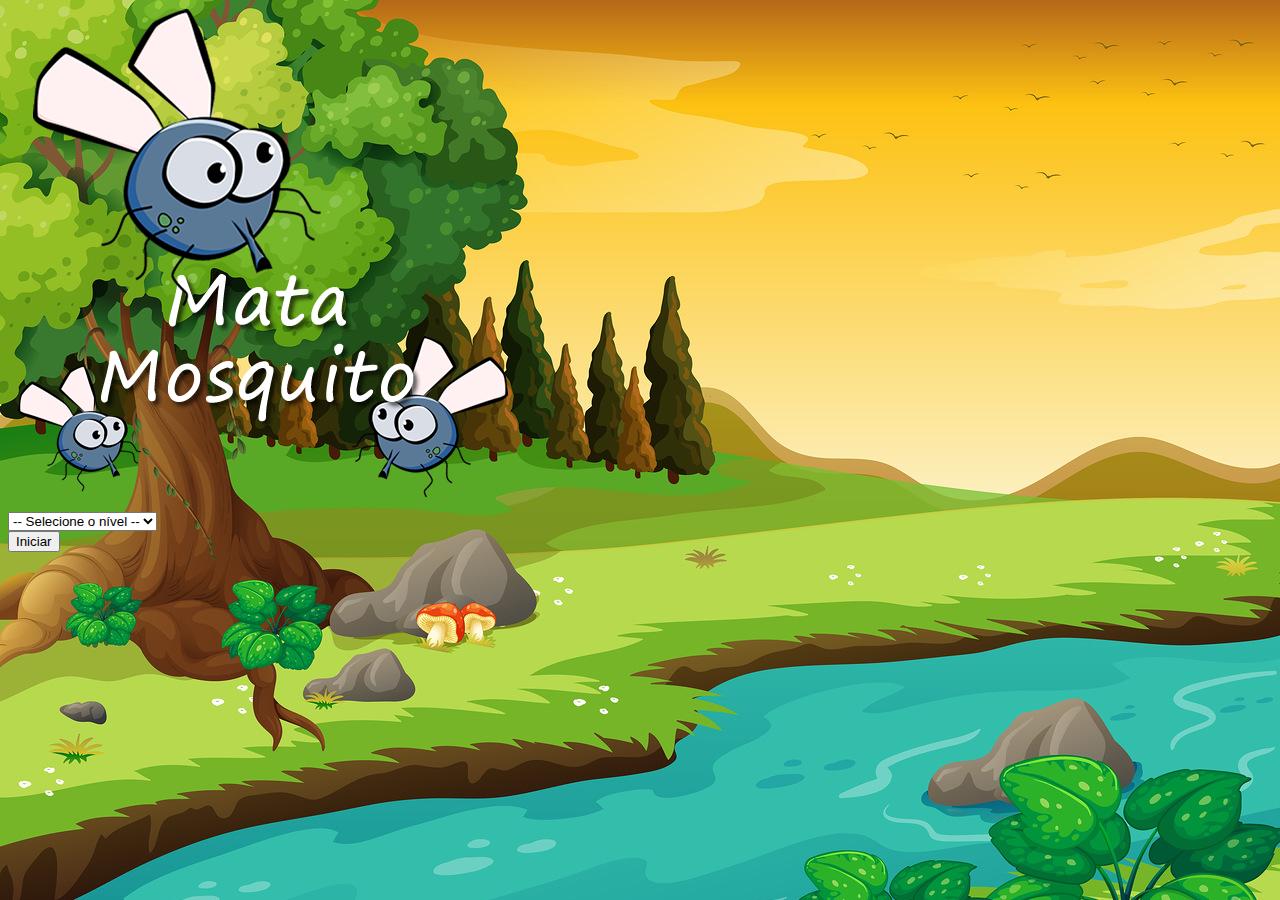
<file: index.html>
<!DOCTYPE html>
<html>
<head>
    <meta charset="UTF-8">
    <meta name="viewport" content="width=device-width, initial-scale=1.0">
    <title>Inicio</title>
    <link href="https://cdn.jsdelivr.net/npm/bootstrap@5.3.2/dist/css/bootstrap.min.css" rel="stylesheet" integrity="sha384-T3c6CoIi6uLrA9TneNEoa7RxnatzjcDSCmG1MXxSR1GAsXEV/Dwwykc2MPK8M2HN" crossorigin="anonymous">
    <link rel="stylesheet" href="CSS/main.css"/>
<script>
    function iniciarJogo(){
        var nivel = document.getElementById('nivel').value

        if(nivel === ''){
            alert('Selecione um nível')
            return false
        }

        window.location.href = "main.html?" + nivel
    }
</script>
</head>
<body>

    <div class="container"> 
        <div class="row"> 
            <div class="col"> 
                <div class="d-flex justify-content-center">
                    <img src="imagens/game.png"/>
                </div>
            </div>
        </div>
    </div>

    <div class="row"> 
        <div class="col"> 
            <div class="d-flex justify-content-center">
                <div class="mb-2">
                    <select class="form-control" id="nivel">
                        <option value="">-- Selecione o nível --</option>
                        <option value="Facil">Facíl</option>
                        <option value="Normal">Normal</option>
                        <option value="Dificil">Dificil</option>
                    </select>
                </div>
            </div>
        </div>
    </div>

    <div class="container"> 
        <div class="row"> 
            <div class="col"> 
                <div class="d-flex justify-content-center">
                    <button type="button" class="btn btn-danger btn-ig" onclick="iniciarJogo()" > Iniciar </button>
                </div>
            </div>
        </div>
    </div>

</body>
</html>
</file>
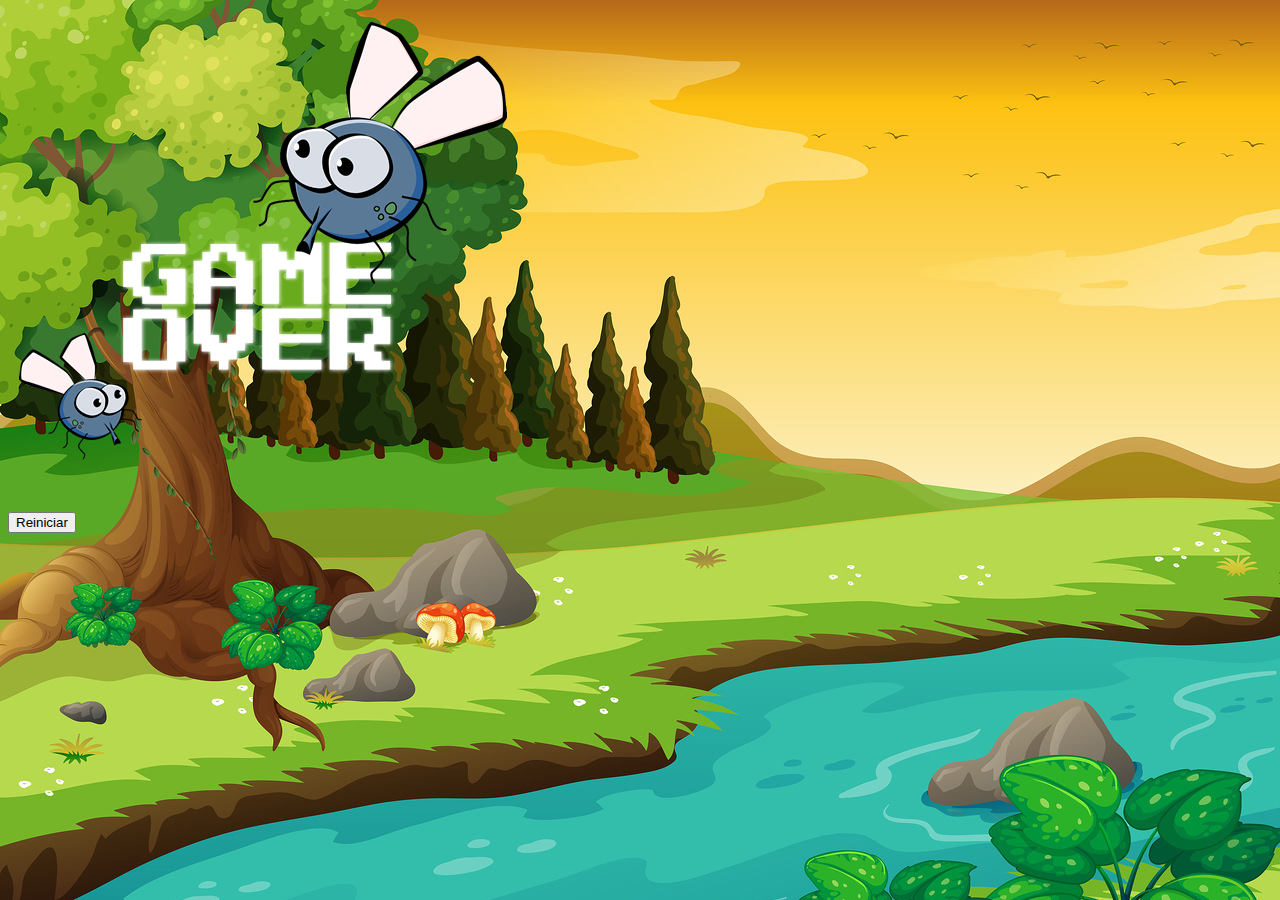
<file: fim_de_jogo.html>
<!DOCTYPE html>
<html lang="pt">
<head>
    <meta charset="UTF-8">
    <meta name="viewport" content="width=device-width, initial-scale=1.0">
    <title>Fim de jogo</title>
    <link href="https://cdn.jsdelivr.net/npm/bootstrap@5.3.2/dist/css/bootstrap.min.css" rel="stylesheet" integrity="sha384-T3c6CoIi6uLrA9TneNEoa7RxnatzjcDSCmG1MXxSR1GAsXEV/Dwwykc2MPK8M2HN" crossorigin="anonymous">
    <link rel="stylesheet" href="CSS/main.css"/>
</head>
<body>
    
    <div class="container"> 
        <div class="row"> 
            <div class="col"> 
                <div class="d-flex justify-content-center">
                    <img src="imagens/game_over.png"/>
                </div>
            </div>
        </div>
    </div>
    <div class="container"> 
        <div class="row"> 
            <div class="col"> 
                <div class="d-flex justify-content-center">
                    <button type="button" class="btn btn-dark btn-ig" onclick="window.location.href = 'index.html'"> Reiniciar </button>
                </div>
            </div>
        </div>
    </div>

</body>
</html>
</file>
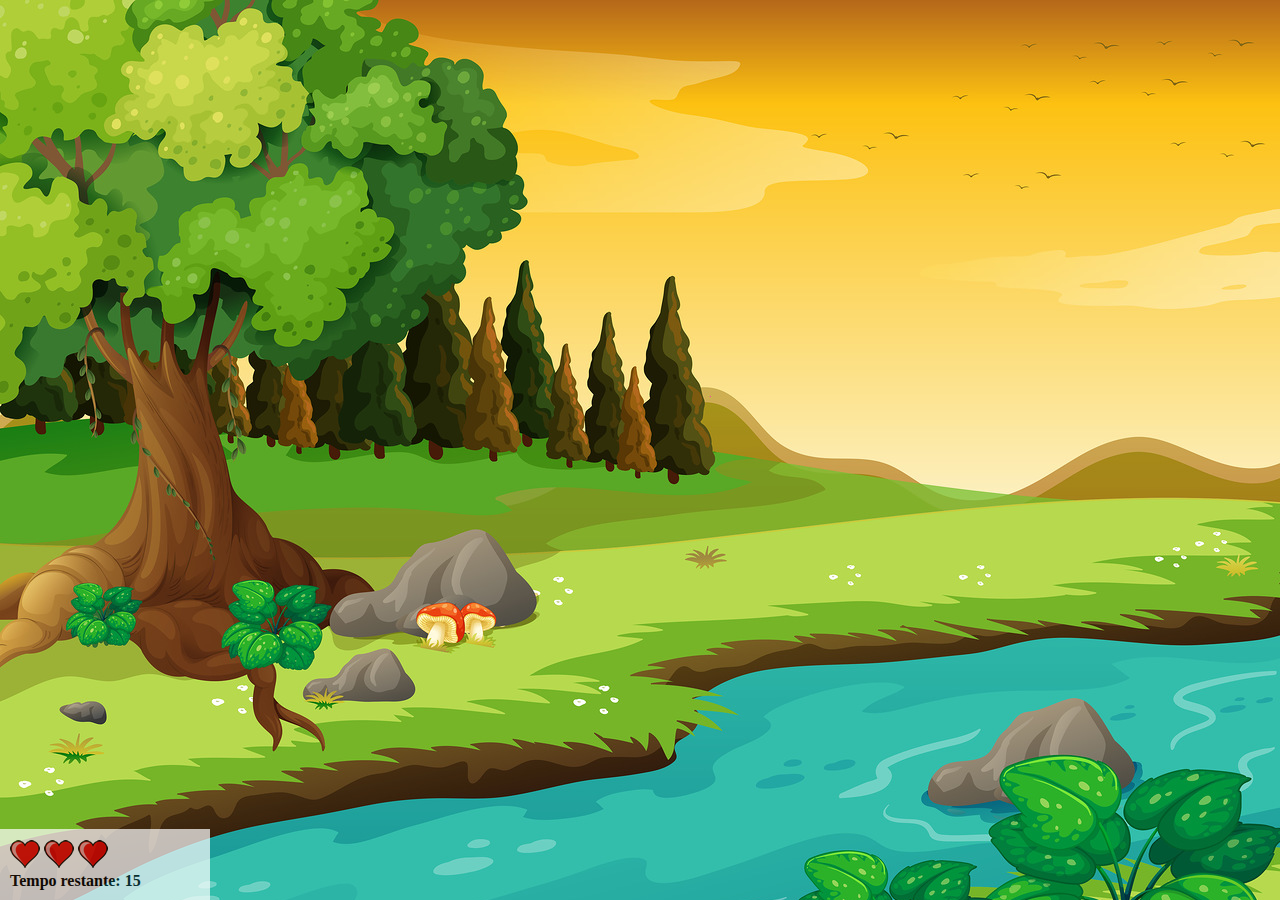
<file: main.html>
<!DOCTYPE html>
<html>
<head>
    <meta charset='utf-8'>
    <meta name="viewport" content="width=device-width, initial-scale=1.0">
    <title>Jogo</title>
    <link rel='stylesheet' type='text/css' media='screen' href='CSS/main.css'>
    <script src='Javascript/main.js'></script>
</head>
<body onresize="ajustaTamanho()">

    <div class="painel">
        <div class="vidas">
            <img id="v1" src="imagens/coracao_cheio.png">
            <img id="v2" src="imagens/coracao_cheio.png">
            <img id="v3" src="imagens/coracao_cheio.png">
        </div>

        <div class="cronometro">Tempo restante: <span id="cronometro"></span></div>
    </div>

    <script>
        document.getElementById('cronometro').innerHTML = tempo

        var criamosquito = setInterval(function(){
            posicaoRandomica()
        }, criaMosquitoTemp)
    </script>
</body>
</html>
</file>
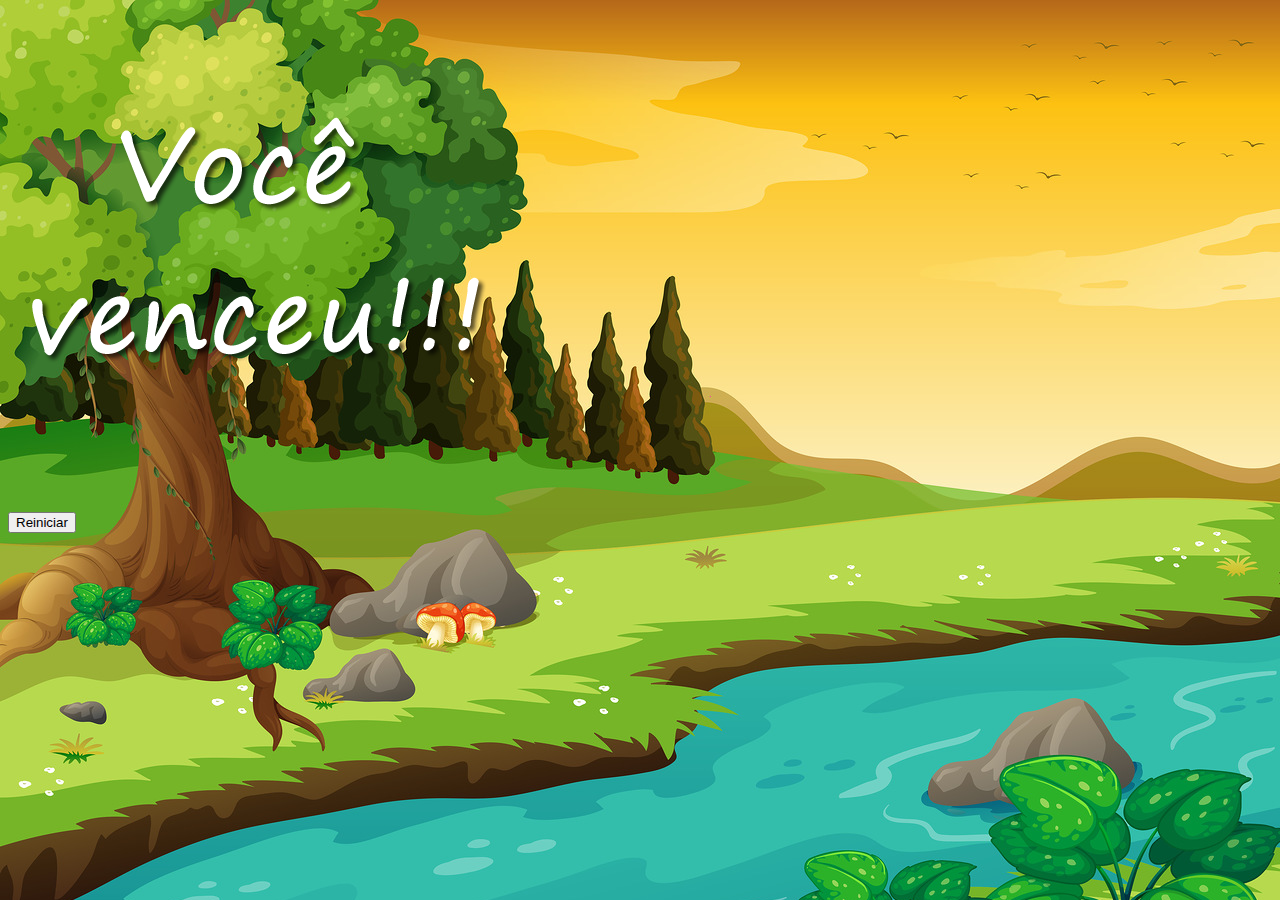
<file: vitoria.html>
<!DOCTYPE html>
<html>
<head>
    <meta charset="UTF-8">
    <meta name="viewport" content="width=device-width, initial-scale=1.0">
    <title>Vitoria</title>
    <link href="https://cdn.jsdelivr.net/npm/bootstrap@5.3.2/dist/css/bootstrap.min.css" rel="stylesheet" integrity="sha384-T3c6CoIi6uLrA9TneNEoa7RxnatzjcDSCmG1MXxSR1GAsXEV/Dwwykc2MPK8M2HN" crossorigin="anonymous">
    <link rel="stylesheet" href="CSS/main.css"/>
</head>
<body>

    <div class="container"> 
        <div class="row"> 
            <div class="col"> 
                <div class="d-flex justify-content-center">
                    <img src="imagens/vitoria.png"/>
                </div>
            </div>
        </div>
    </div>
    <div class="container"> 
        <div class="row"> 
            <div class="col"> 
                <div class="d-flex justify-content-center">
                    <button type="button" class="btn btn-dark btn-ig" onclick="window.location.href = 'index.html'"> Reiniciar </button>
                </div>
            </div>
        </div>
    </div>

</body>
</html>
</file>
<file: CSS/main.css>
html{
    cursor: url(/imagens/mata_mosquito.png) 30 30, auto;
}

body{
    background-image: url(/imagens/bg.jpg);
    background-repeat: no-repeat;
    background-size: 100%;
}

.mosquito1{
    width: 50px;
    height: 50px;
}

.mosquito2{
    width: 70px;
    height: 70px;
}

.mosquito3{
    width: 90px;
    height: 90px;
}

.ladoA{
    transform: scaleX(1);
}

.ladoB{
    transform: scaleX(-1);
}


.painel{
    position: absolute;
    width: 190px;
    left: 0px;
    padding: 10px;
    bottom: 0px;
    border-top: solid 1px #fff;
    background-color: #fff;
    opacity: 0.7;
}

.vidas{
    float: left;
}

.cronometro{
    float: left;
    font-size: 20;
    font-weight: bold;
}
</file>
